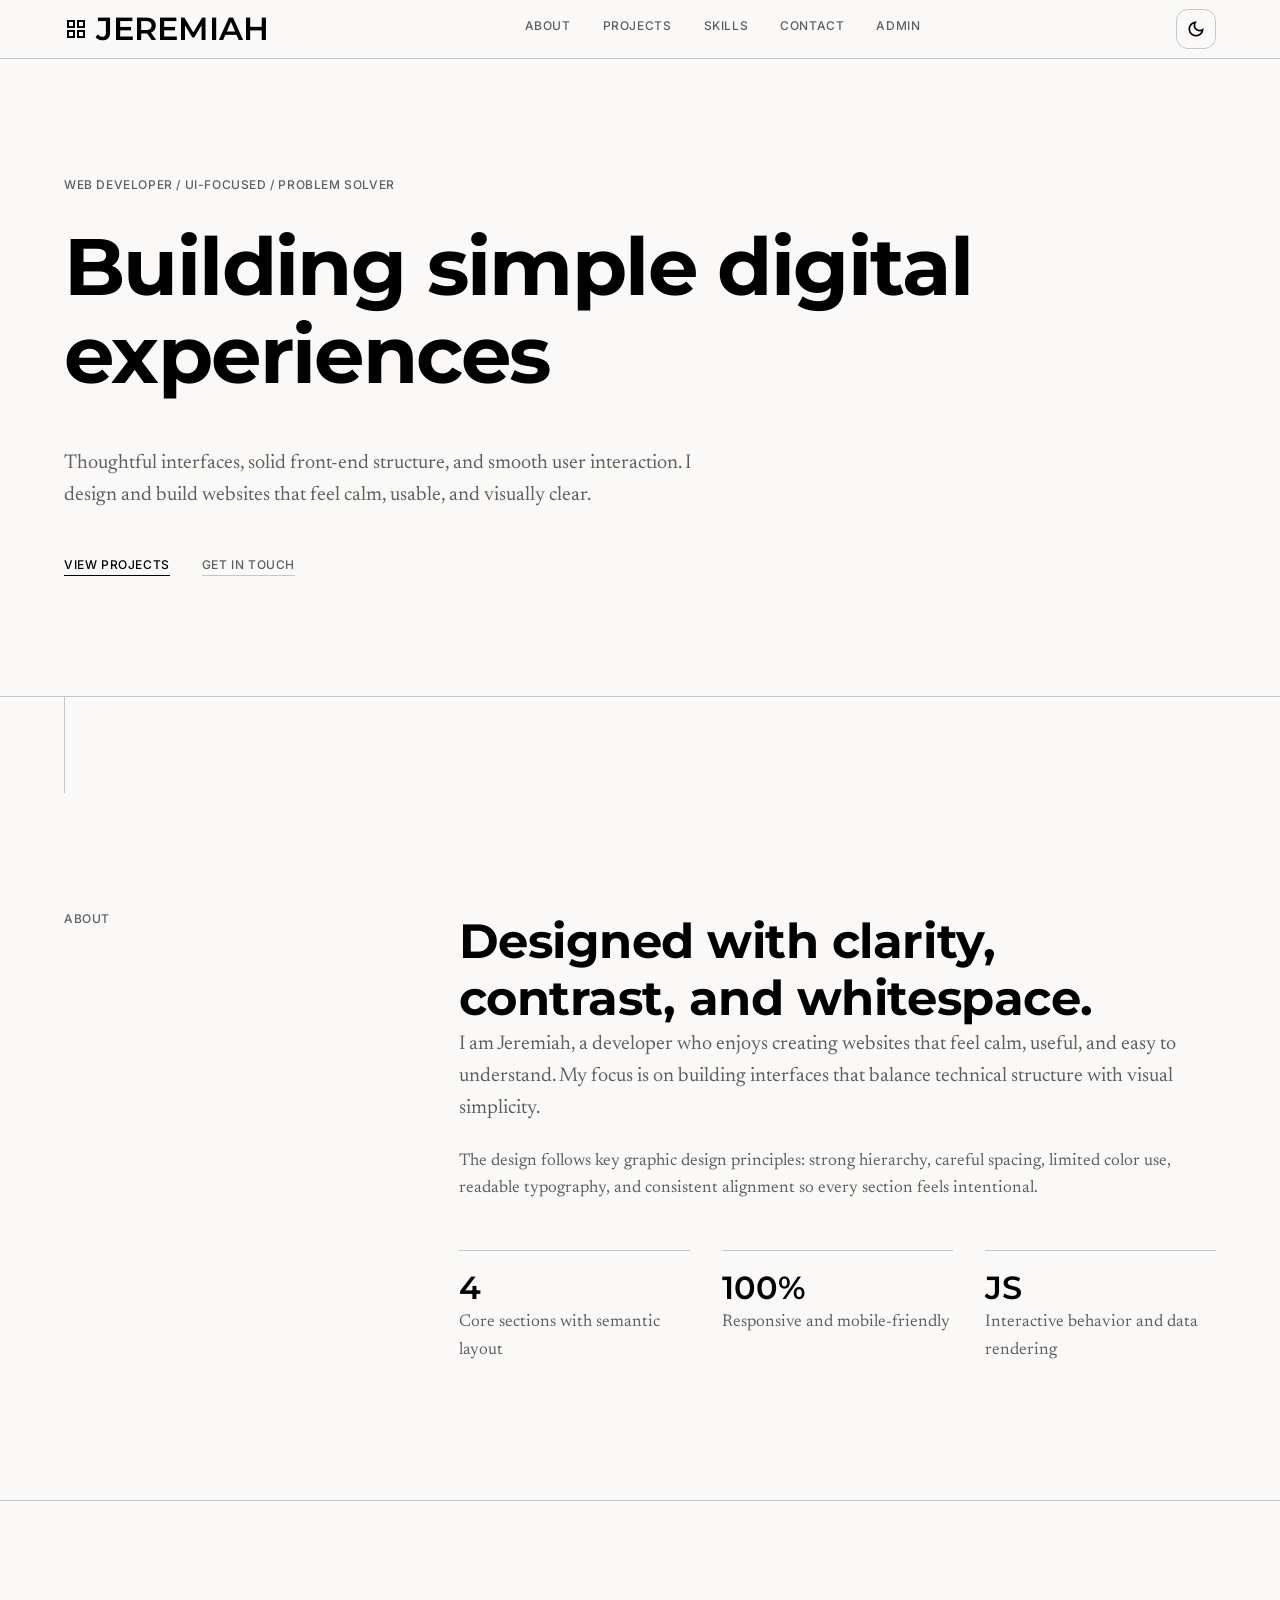
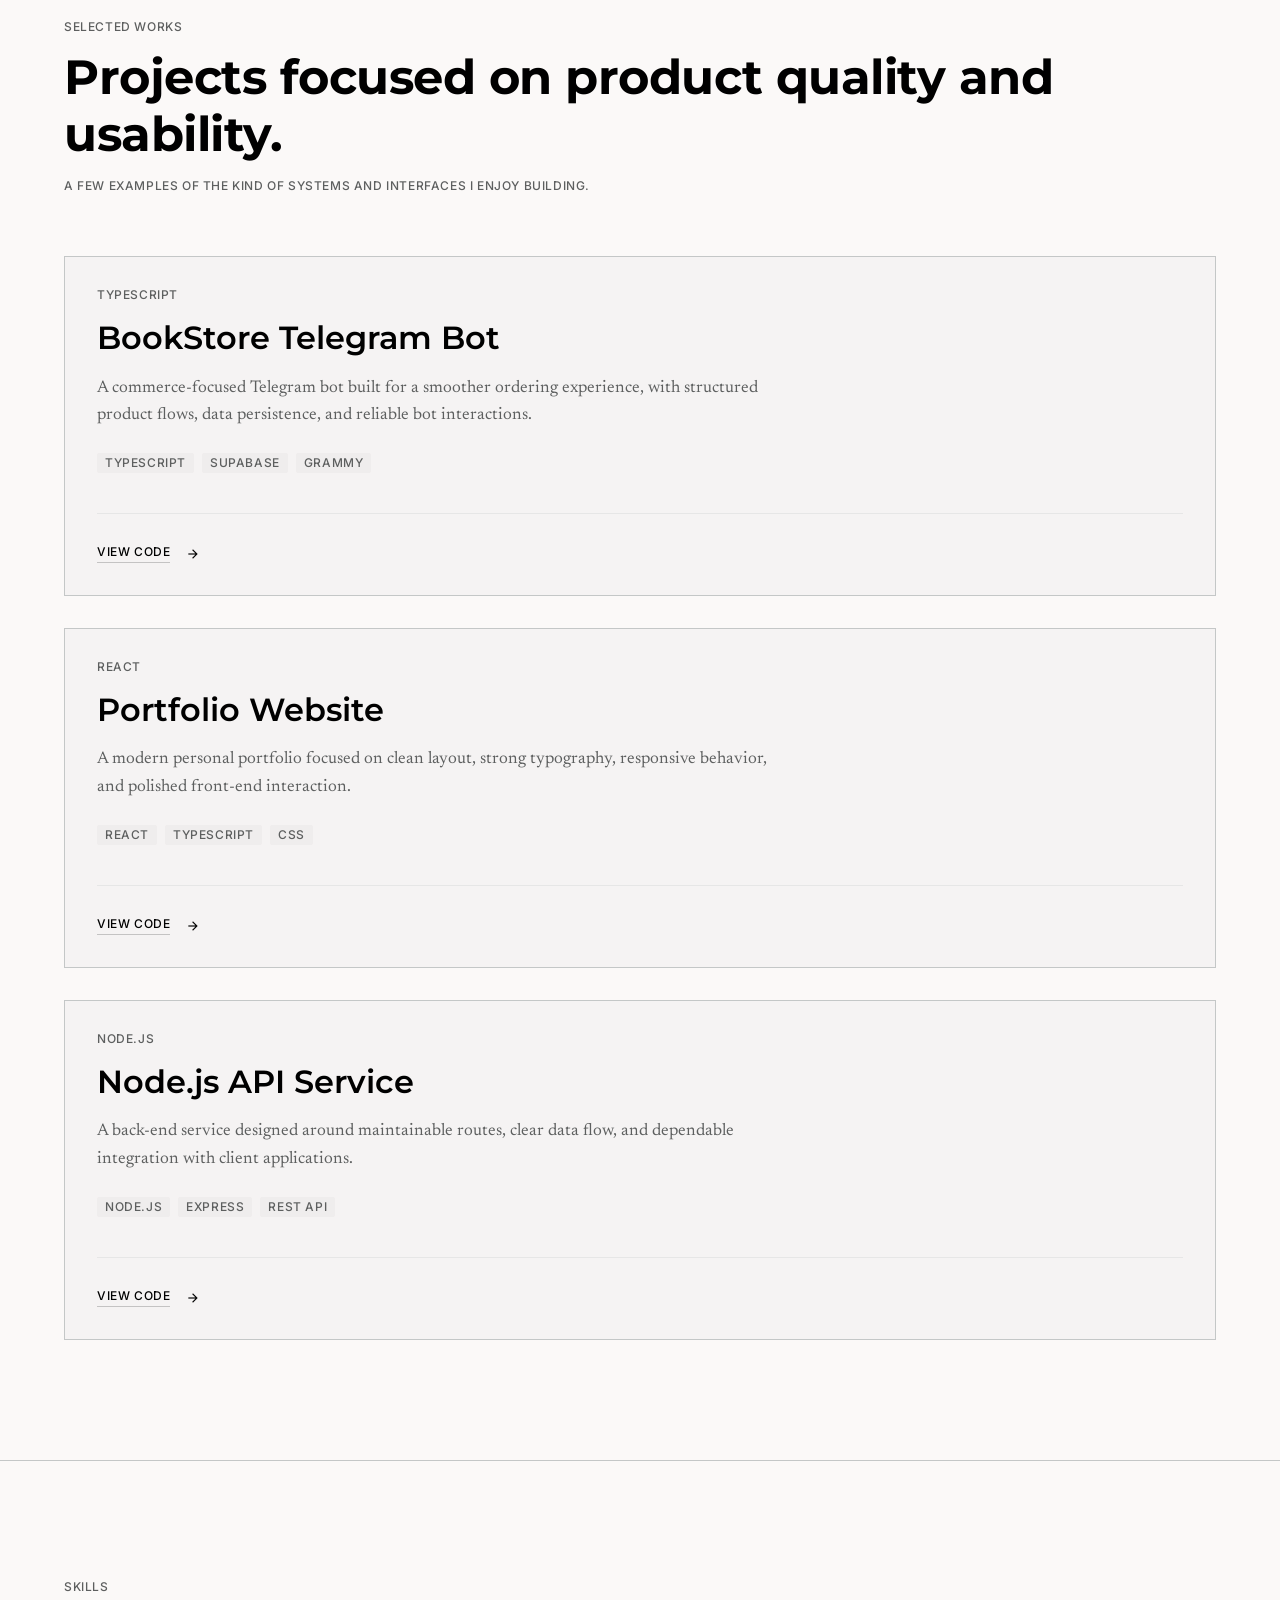
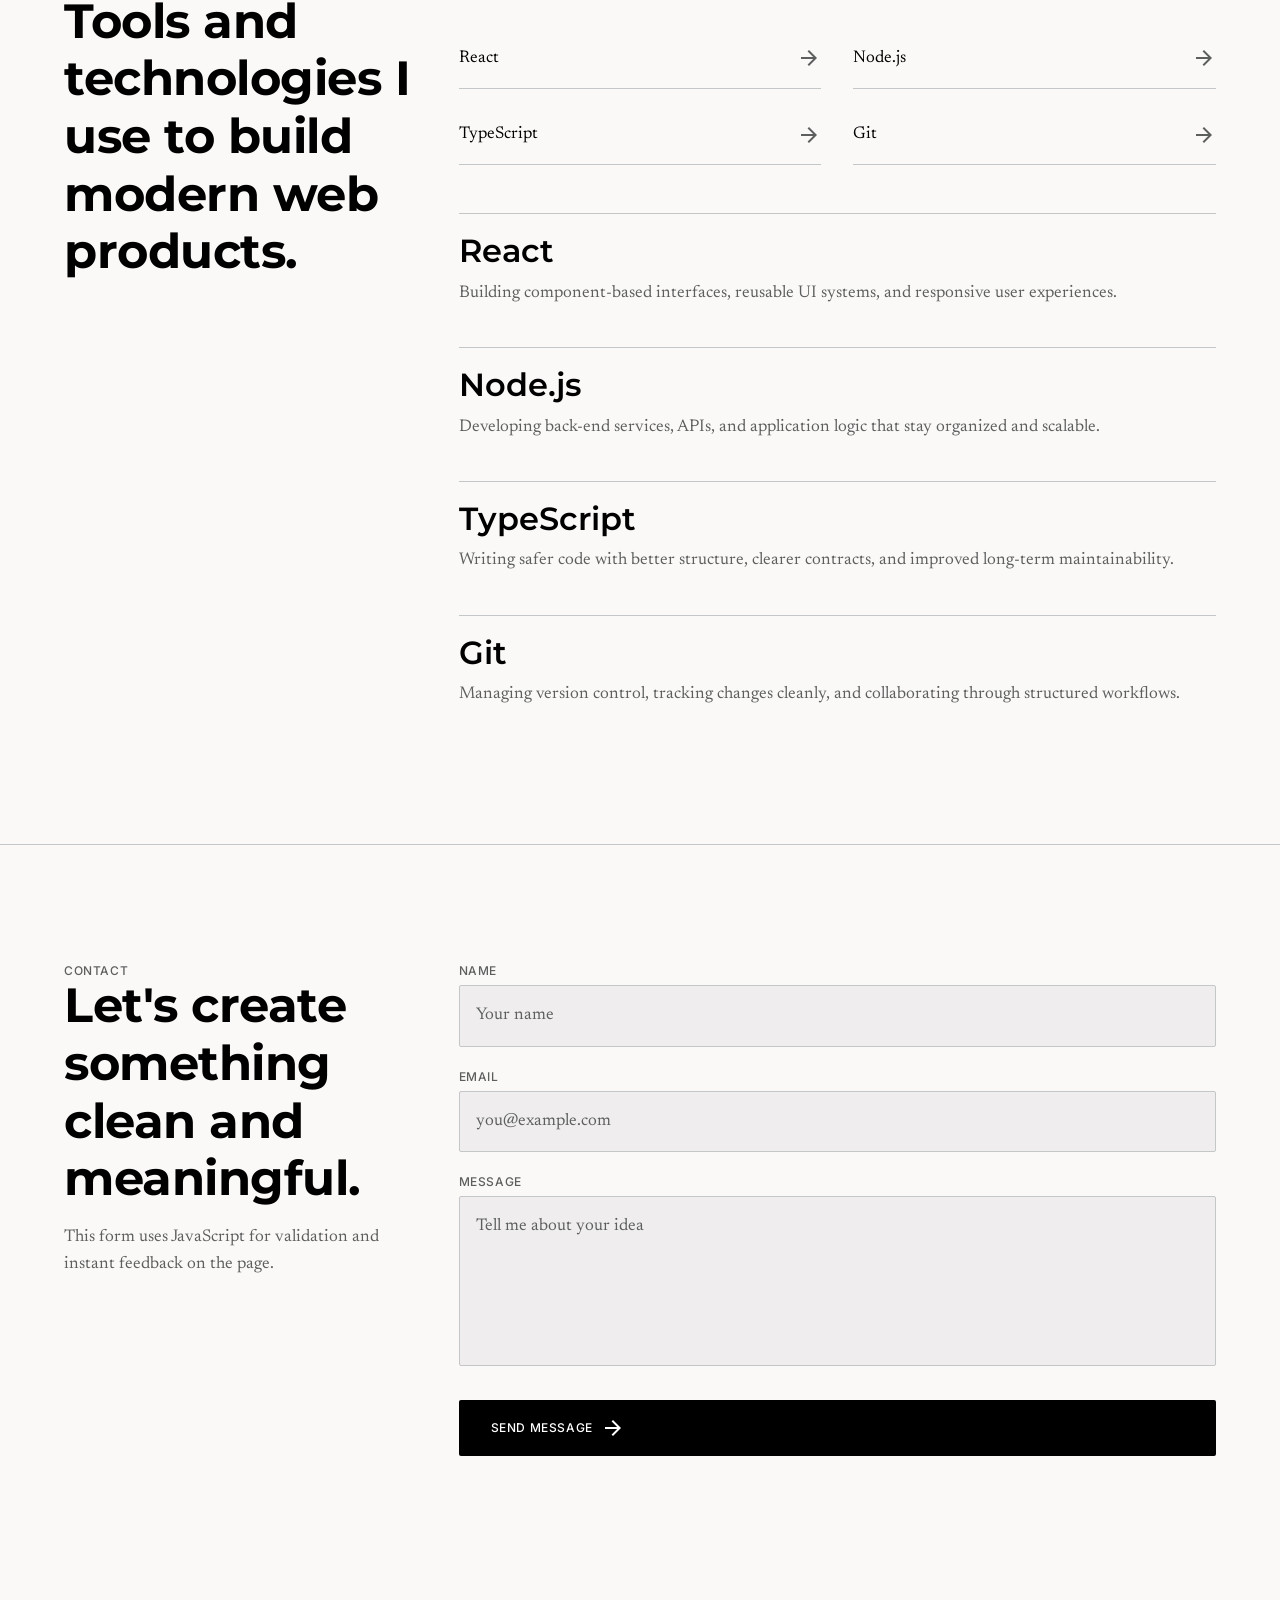
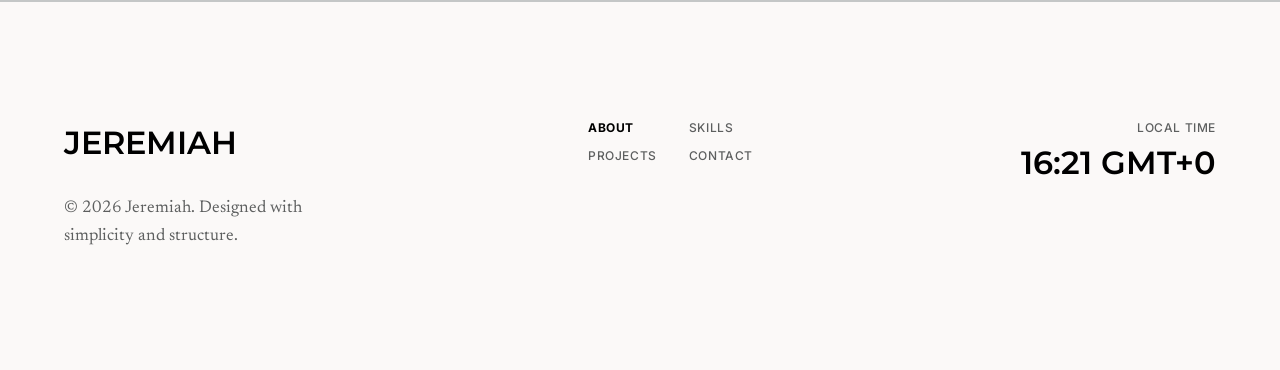
<file: index.html>
<!DOCTYPE html>
<html class="light" lang="en">
<head>
  <meta charset="UTF-8">
  <meta name="viewport" content="width=device-width, initial-scale=1.0, viewport-fit=cover">
  <meta name="description" content="Modern portfolio website for Jeremiah, focused on web development, UI design, and clean digital experiences.">
  <title>Jeremiah | Portfolio Website</title>
  <link href="https://fonts.googleapis.com/css2?family=Montserrat:wght@400;600;700&family=Newsreader:ital,wght@0,400;1,400&family=Inter:wght@500&family=Material+Symbols+Outlined:wght,FILL@100..700,0..1&display=swap" rel="stylesheet">
  <link href="https://fonts.googleapis.com/css2?family=Material+Symbols+Outlined:wght,FILL@100..700,0..1&display=swap" rel="stylesheet">
  <link rel="stylesheet" href="style.css">
</head>
<body>
  <!-- TopAppBar -->
  <header class="header">
    <div class="header-container">
      <div class="header-logo">
        <span class="material-symbols-outlined" data-icon="grid_view">grid_view</span>
        <span class="logo-text">JEREMIAH</span>
      </div>
      <nav class="nav" id="mainNav">
        <a class="nav-link nav-link-active" href="#about">About</a>
        <a class="nav-link" href="#projects">Projects</a>
        <a class="nav-link" href="#skills">Skills</a>
        <a class="nav-link" href="#contact">Contact</a>
        <a class="nav-link" href="#admin">Admin</a>
      </nav>
      <div class="header-actions">
        <button id="themeToggle" class="icon-button" type="button" aria-label="Switch color theme" aria-pressed="false">
          <span class="material-symbols-outlined" id="themeIcon">dark_mode</span>
        </button>
        <button id="mobileMenuToggle" class="icon-button mobile-menu-toggle" type="button" aria-label="Toggle navigation menu" aria-expanded="false">
          <span class="material-symbols-outlined" id="menuIcon">menu</span>
        </button>
      </div>
    </div>
    <!-- Mobile Menu -->
    <div id="mobileMenu" class="mobile-menu hidden">
      <nav class="mobile-nav">
        <a class="mobile-nav-link" href="#about">About</a>
        <a class="mobile-nav-link" href="#projects">Projects</a>
        <a class="mobile-nav-link" href="#skills">Skills</a>
        <a class="mobile-nav-link" href="#contact">Contact</a>
        <a class="mobile-nav-link" href="#admin">Admin</a>
      </nav>
    </div>
  </header>

  <main id="top">
    <!-- Hero Section -->
    <section class="section hero">
      <div class="hero-content reveal">
        <p class="label">Web developer / UI-focused / Problem solver</p>
        <h1 class="display-xl">
          Building simple digital experiences
        </h1>
        <p class="body-lg italic">
          Thoughtful interfaces, solid front-end structure, and smooth user interaction. I design and build websites that feel calm, usable, and visually clear.
        </p>
        <div class="hero-links">
          <a href="#projects" class="link-primary">View projects</a>
          <a href="#contact" class="link-secondary">Get in touch</a>
        </div>
      </div>
    </section>

    <!-- Grid Line Architecture -->
    <div class="container">
      <div class="grid-line"></div>
    </div>

    <!-- About Section -->
    <section id="about" class="section">
      <div class="grid-12">
        <div class="col-4 reveal">
          <p class="label">About</p>
        </div>
        <div class="col-8 reveal">
          <h2 class="headline-lg">
            Designed with clarity, contrast, and whitespace.
          </h2>
          <p class="body-lg italic mb-6">
            I am Jeremiah, a developer who enjoys creating websites that feel calm, useful, and easy to understand. My focus is on building interfaces that balance technical structure with visual simplicity.
          </p>
          <p class="body-md">
            The design follows key graphic design principles: strong hierarchy, careful spacing, limited color use, readable typography, and consistent alignment so every section feels intentional.
          </p>
          <div class="stats-grid">
            <article class="stat-item">
              <strong class="headline-md">4</strong>
              <span class="body-md">Core sections with semantic layout</span>
            </article>
            <article class="stat-item">
              <strong class="headline-md">100%</strong>
              <span class="body-md">Responsive and mobile-friendly</span>
            </article>
            <article class="stat-item">
              <strong class="headline-md">JS</strong>
              <span class="body-md">Interactive behavior and data rendering</span>
            </article>
          </div>
        </div>
      </div>
    </section>

    <!-- Featured Works Section -->
    <section id="projects" class="section">
      <div class="section-header reveal">
        <div>
          <p class="label">Selected Works</p>
          <h2 class="headline-lg">Projects focused on product quality and usability.</h2>
        </div>
        <span class="label subtitle">A few examples of the kind of systems and interfaces I enjoy building.</span>
      </div>
      <div id="projectGrid" class="project-grid reveal" aria-live="polite">
        <article class="project-card">
          <div class="project-content">
            <span class="project-category">Loading...</span>
            <h3 class="headline-md">Loading projects...</h3>
          </div>
        </article>
      </div>
    </section>

    <!-- Skills Section -->
    <section id="skills" class="section">
      <div class="grid-12">
        <div class="col-4 reveal">
          <p class="label">Skills</p>
          <h2 class="headline-lg">
            Tools and technologies I use to build modern web products.
          </h2>
        </div>
        <div class="col-8 reveal">
          <div class="skills-list-grid">
            <ul class="skills-list">
              <li class="skill-item">
                React
                <span class="material-symbols-outlined" data-icon="arrow_forward">arrow_forward</span>
              </li>
              <li class="skill-item">
                TypeScript
                <span class="material-symbols-outlined" data-icon="arrow_forward">arrow_forward</span>
              </li>
            </ul>
            <ul class="skills-list">
              <li class="skill-item">
                Node.js
                <span class="material-symbols-outlined" data-icon="arrow_forward">arrow_forward</span>
              </li>
              <li class="skill-item">
                Git
                <span class="material-symbols-outlined" data-icon="arrow_forward">arrow_forward</span>
              </li>
            </ul>
          </div>
          <div class="skills-detail">
            <article class="skill-detail-item reveal">
              <h3 class="headline-md">React</h3>
              <p class="body-md">Building component-based interfaces, reusable UI systems, and responsive user experiences.</p>
            </article>
            <article class="skill-detail-item reveal">
              <h3 class="headline-md">Node.js</h3>
              <p class="body-md">Developing back-end services, APIs, and application logic that stay organized and scalable.</p>
            </article>
            <article class="skill-detail-item reveal">
              <h3 class="headline-md">TypeScript</h3>
              <p class="body-md">Writing safer code with better structure, clearer contracts, and improved long-term maintainability.</p>
            </article>
            <article class="skill-detail-item reveal">
              <h3 class="headline-md">Git</h3>
              <p class="body-md">Managing version control, tracking changes cleanly, and collaborating through structured workflows.</p>
            </article>
          </div>
        </div>
      </div>
    </section>

    <!-- Contact Section -->
    <section id="contact" class="section">
      <div class="grid-12">
        <div class="col-4 reveal">
          <p class="label">Contact</p>
          <h2 class="headline-lg mb-4">
            Let's create something clean and meaningful.
          </h2>
          <p class="body-md">
            This form uses JavaScript for validation and instant feedback on the page.
          </p>
        </div>
        <div class="col-8 reveal">
          <form id="contactForm" class="contact-form" novalidate>
            <div>
              <label for="name" class="form-label">Name</label>
              <input id="name" name="name" type="text" placeholder="Your name" class="form-input">
            </div>
            <div>
              <label for="email" class="form-label">Email</label>
              <input id="email" name="email" type="email" placeholder="you@example.com" class="form-input">
            </div>
            <div>
              <label for="message" class="form-label">Message</label>
              <textarea id="message" name="message" rows="5" placeholder="Tell me about your idea" class="form-textarea"></textarea>
            </div>
            <button type="submit" class="btn-primary">
              Send message
              <span class="material-symbols-outlined">arrow_forward</span>
            </button>
            <p id="formMessage" class="form-message" aria-live="polite"></p>
          </form>
        </div>
      </div>
    </section>
    <!-- Admin Section -->
    <section id="admin" class="section hidden">
      <div class="admin-header">
        <h1 class="headline-lg">Project Management</h1>
        <button id="addProjectBtn" class="btn-primary">
          <span class="material-symbols-outlined">add</span>
          Add New Project
        </button>
      </div>
      <div id="projectList" class="project-list">
        <!-- Projects will be rendered here -->
      </div>
    </section>
  </main>

  <!-- Admin Modals -->
  <div id="projectModal" class="modal hidden">
    <div class="modal-overlay" id="modalOverlay"></div>
    <div class="modal-content">
      <div class="modal-header">
        <h2 id="modalTitle" class="headline-md">Add New Project</h2>
        <button id="closeModal" class="icon-button">
          <span class="material-symbols-outlined">close</span>
        </button>
      </div>
      <form id="projectForm" class="project-form">
        <input type="hidden" id="projectId">
        <div>
          <label for="title" class="form-label">Project Title</label>
          <input id="title" name="title" type="text" placeholder="Enter project title" class="form-input" required>
        </div>
        <div>
          <label for="description" class="form-label">Description</label>
          <textarea id="description" name="description" rows="4" placeholder="Enter project description" class="form-textarea" required></textarea>
        </div>
        <div>
          <label for="stack" class="form-label">Technologies (comma-separated)</label>
          <input id="stack" name="stack" type="text" placeholder="React, TypeScript, CSS" class="form-input" required>
        </div>
        <div>
          <label for="github" class="form-label">GitHub Repository URL</label>
          <input id="github" name="github" type="url" placeholder="https://github.com/username/repository" class="form-input">
        </div>
        <div class="form-actions">
          <button type="button" id="cancelBtn" class="btn-secondary">Cancel</button>
          <button type="submit" class="btn-primary">Save Project</button>
        </div>
      </form>
    </div>
  </div>

  <div id="deleteModal" class="modal hidden">
    <div class="modal-overlay" id="deleteModalOverlay"></div>
    <div class="modal-content modal-small">
      <div class="modal-header">
        <h2 class="headline-md">Delete Project</h2>
        <button id="closeDeleteModal" class="icon-button">
          <span class="material-symbols-outlined">close</span>
        </button>
      </div>
      <div class="modal-body">
        <p class="body-md">Are you sure you want to delete this project? This action cannot be undone.</p>
      </div>
      <div class="form-actions">
        <button type="button" id="cancelDeleteBtn" class="btn-secondary">Cancel</button>
        <button type="button" id="confirmDeleteBtn" class="btn-primary btn-danger">Delete</button>
      </div>
    </div>
  </div>

  <!-- Footer -->
  <footer class="footer">
    <div class="footer-content">
      <div class="footer-brand">
        <span class="logo-text">JEREMIAH</span>
        <p class="body-md">&copy; <span id="year"></span> Jeremiah. Designed with simplicity and structure.</p>
      </div>
      <div class="footer-links">
        <div class="footer-links-column">
          <a class="footer-link footer-link-bold" href="#about">About</a>
          <a class="footer-link" href="#projects">Projects</a>
        </div>
        <div class="footer-links-column">
          <a class="footer-link" href="#skills">Skills</a>
          <a class="footer-link" href="#contact">Contact</a>
        </div>
      </div>
      <div class="footer-time">
        <p class="label">Local Time</p>
        <p class="headline-md" id="localTime">--:--</p>
      </div>
    </div>
  </footer>

  <!-- Back to top button -->
  <button id="backToTopBtn" class="back-to-top" type="button" aria-label="Back to top">
    <span class="material-symbols-outlined">arrow_upward</span>
  </button>

  <script src="script.js"></script>
</body>
</html>
</file>
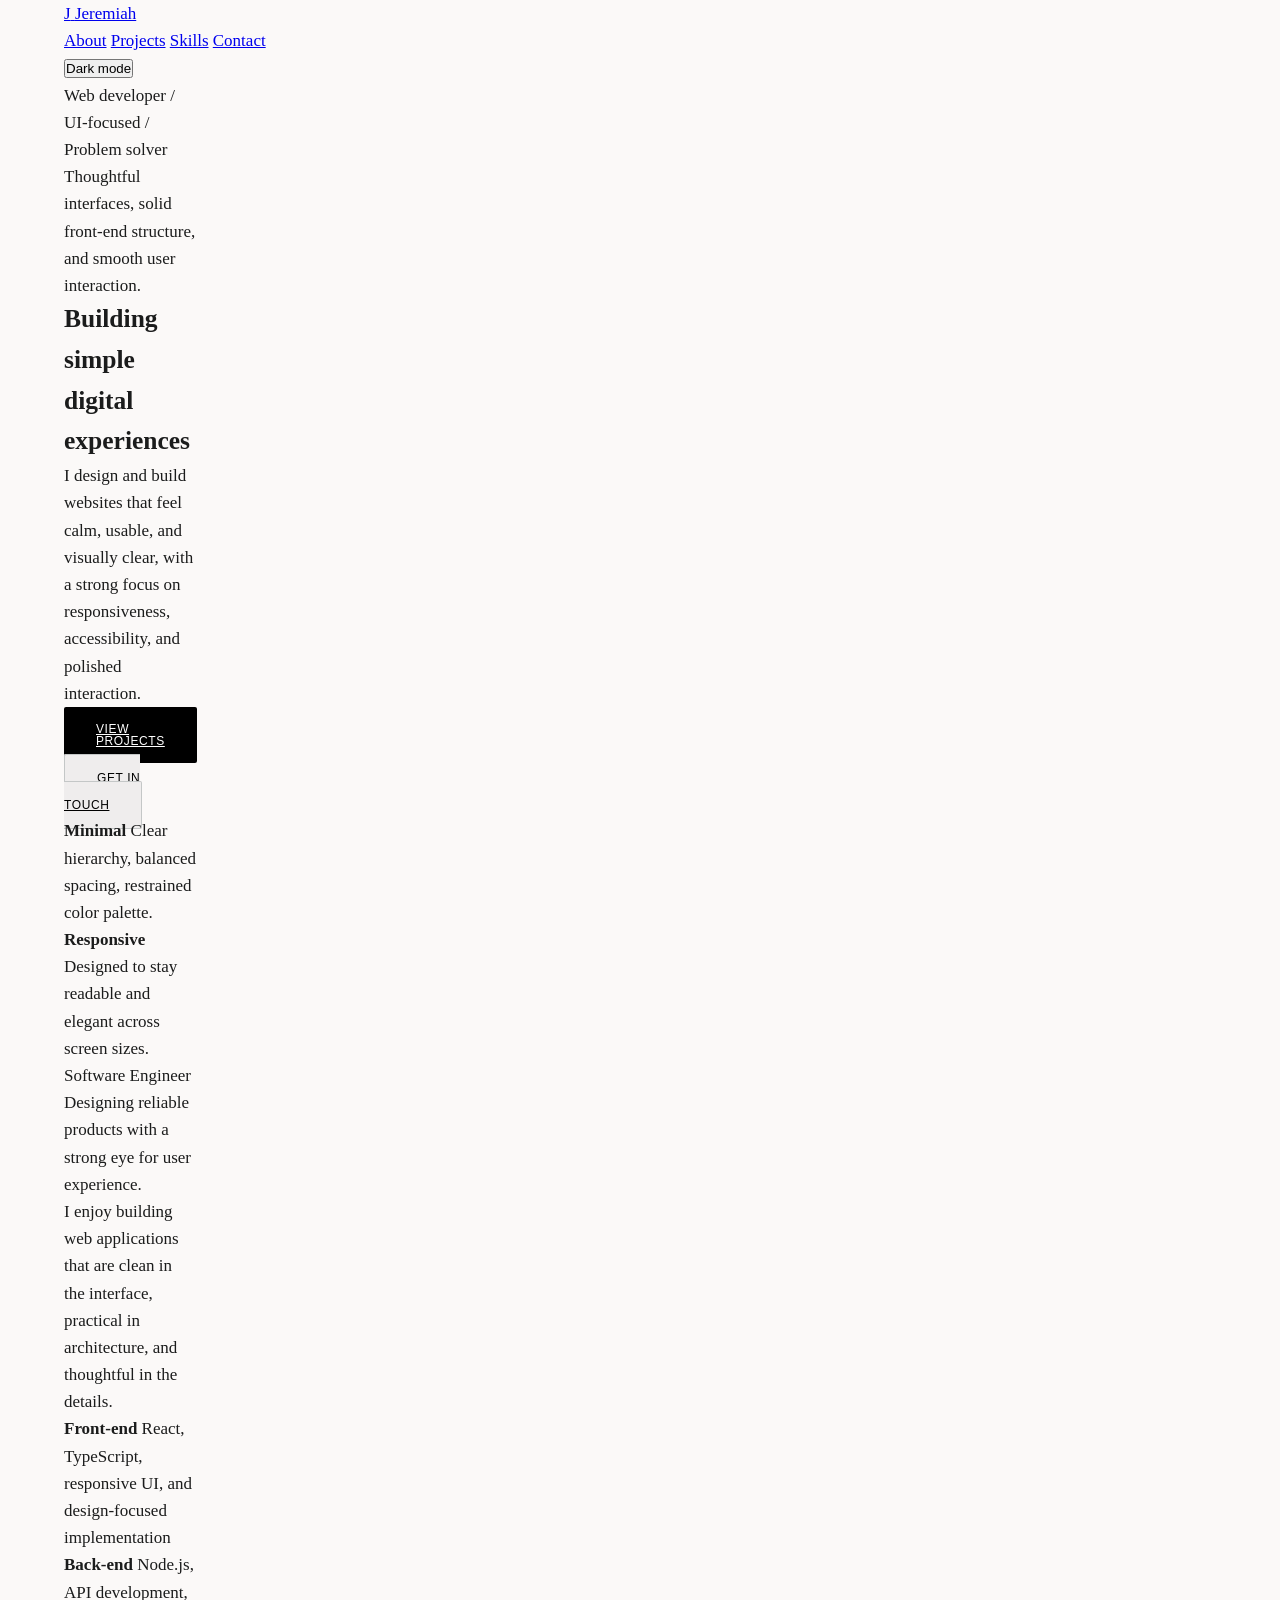
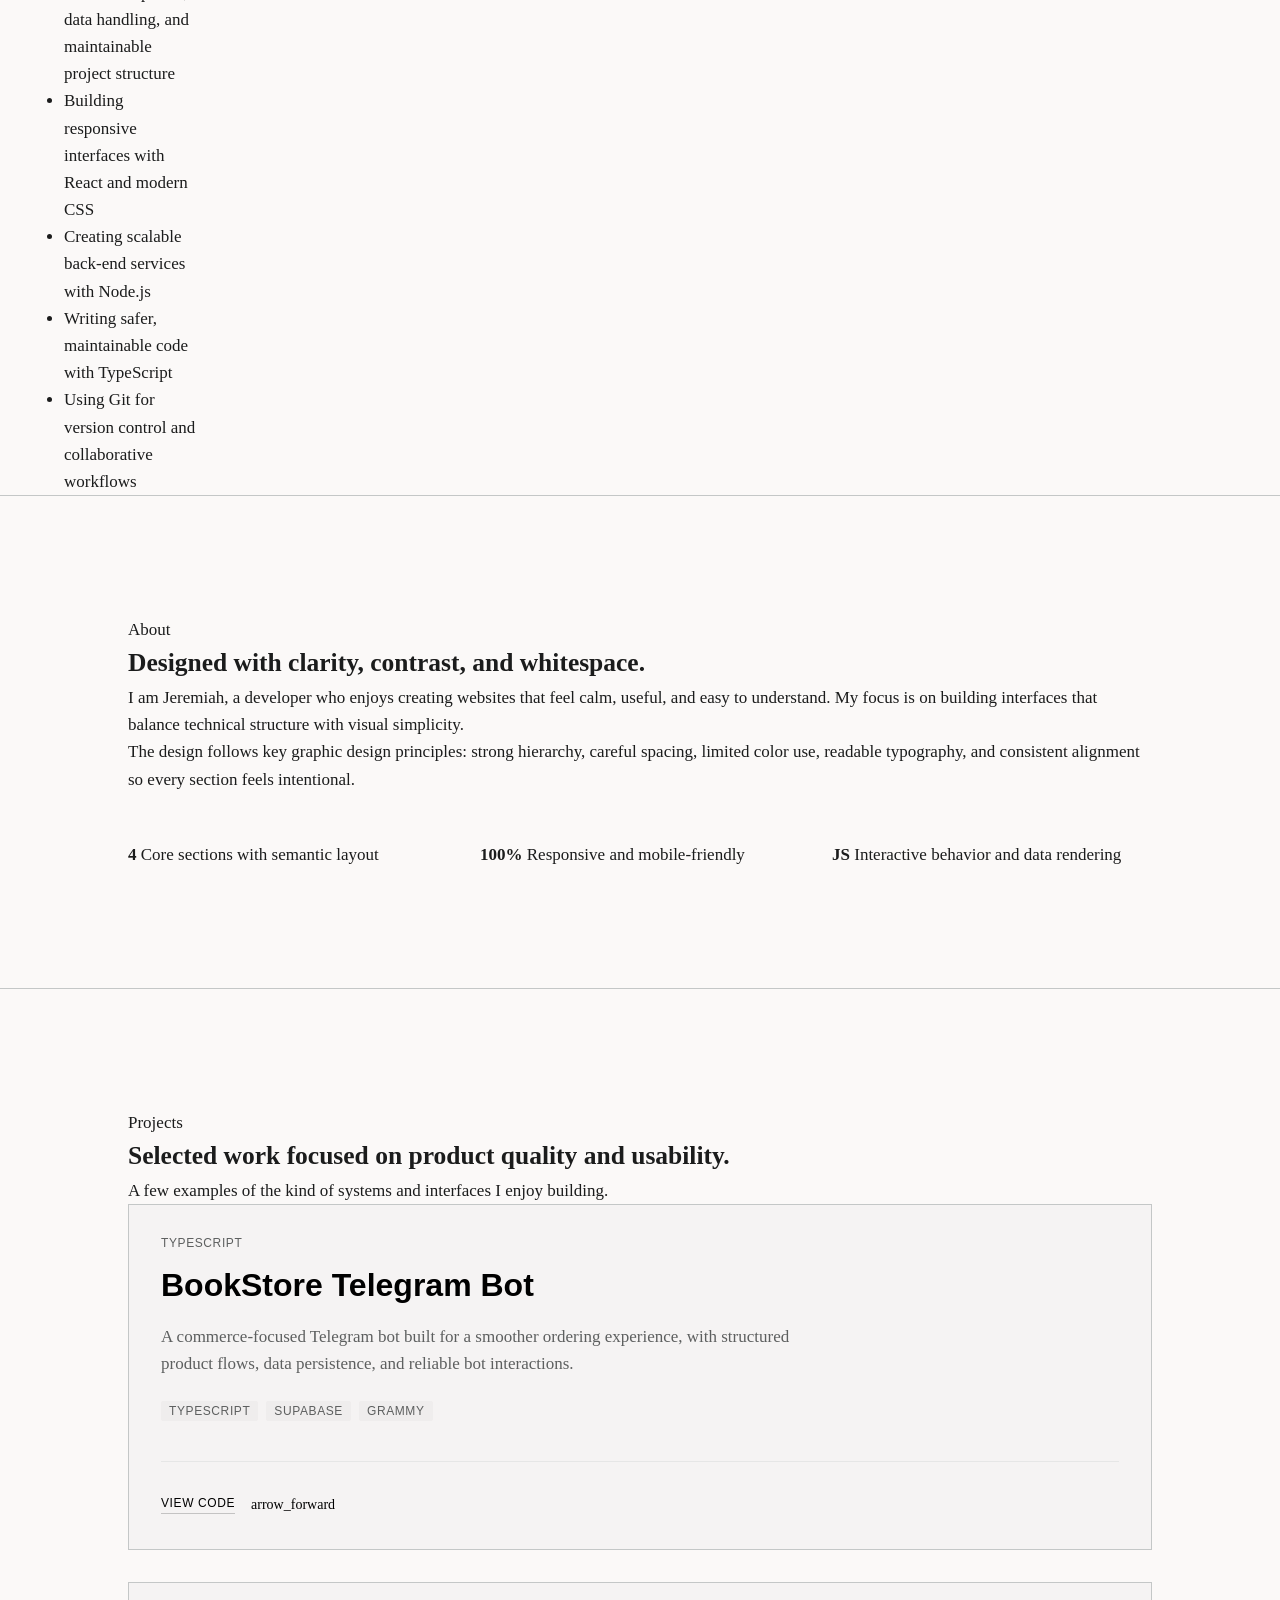
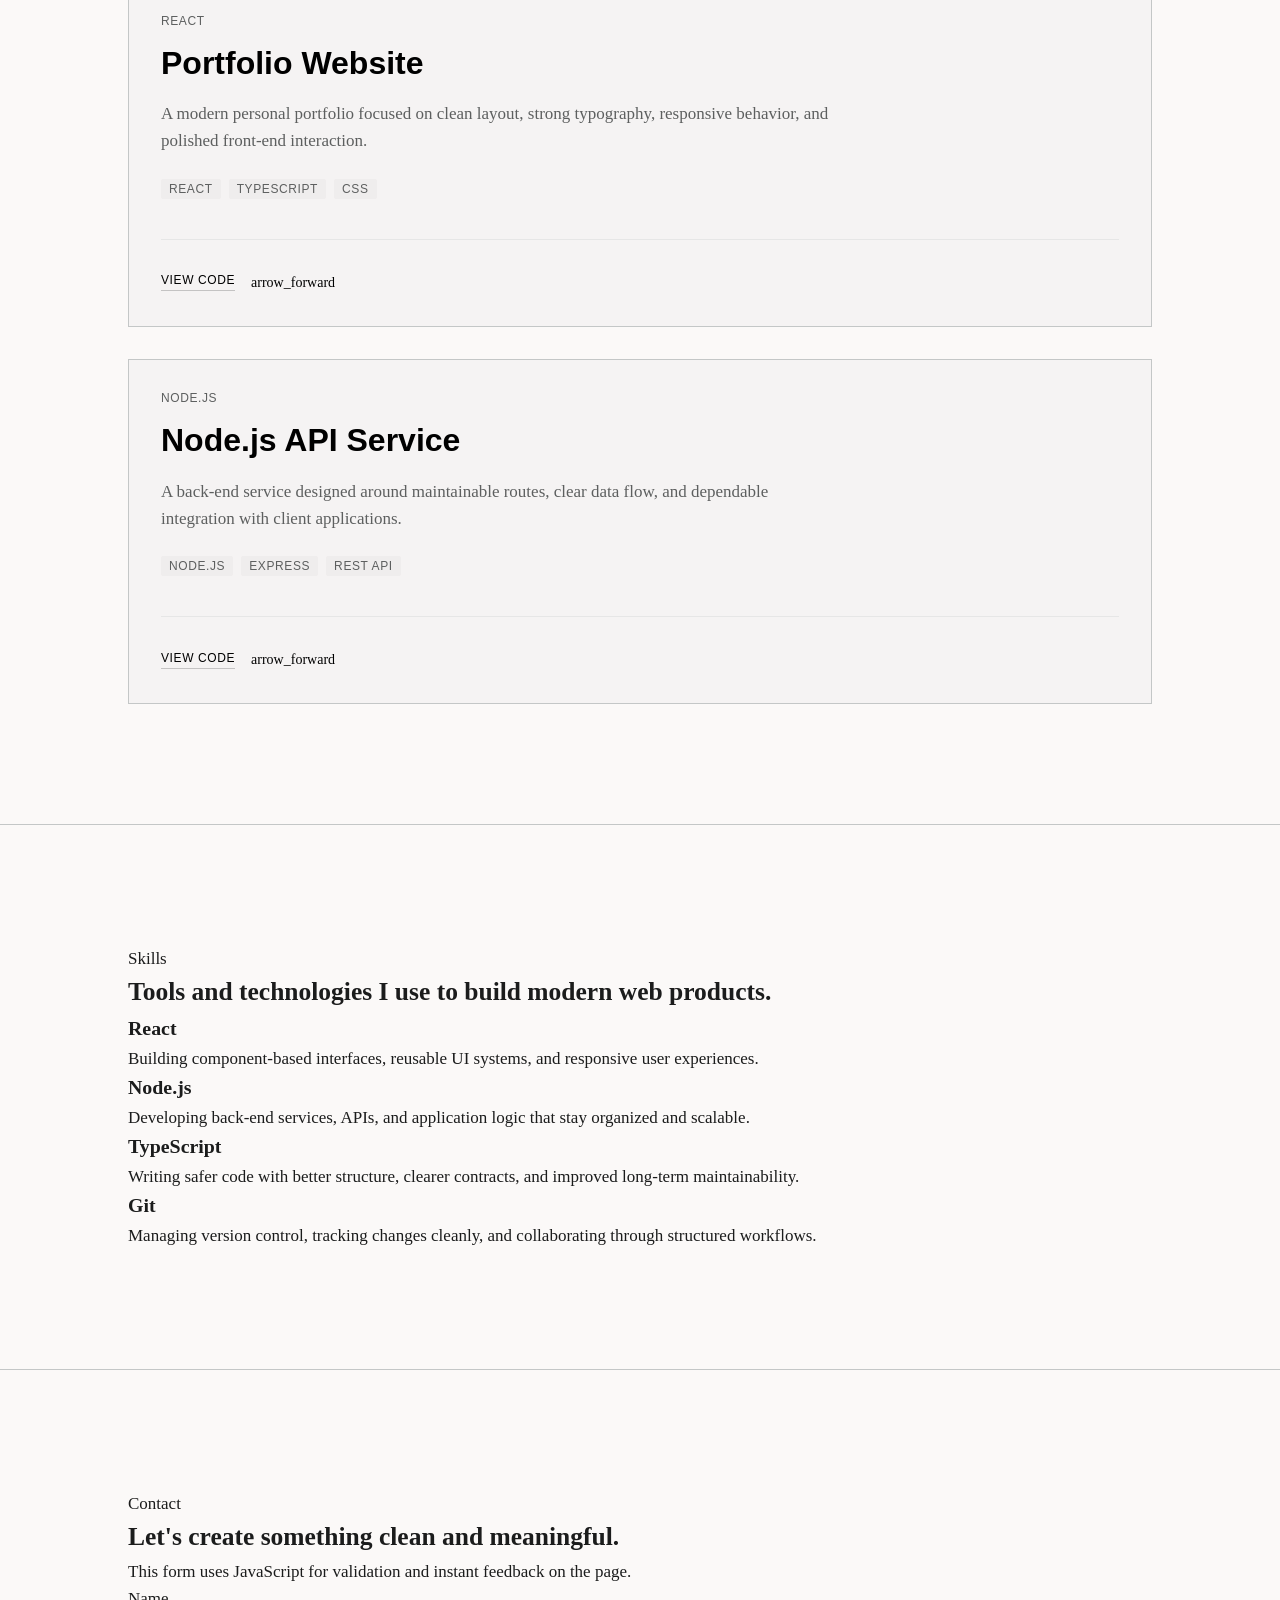
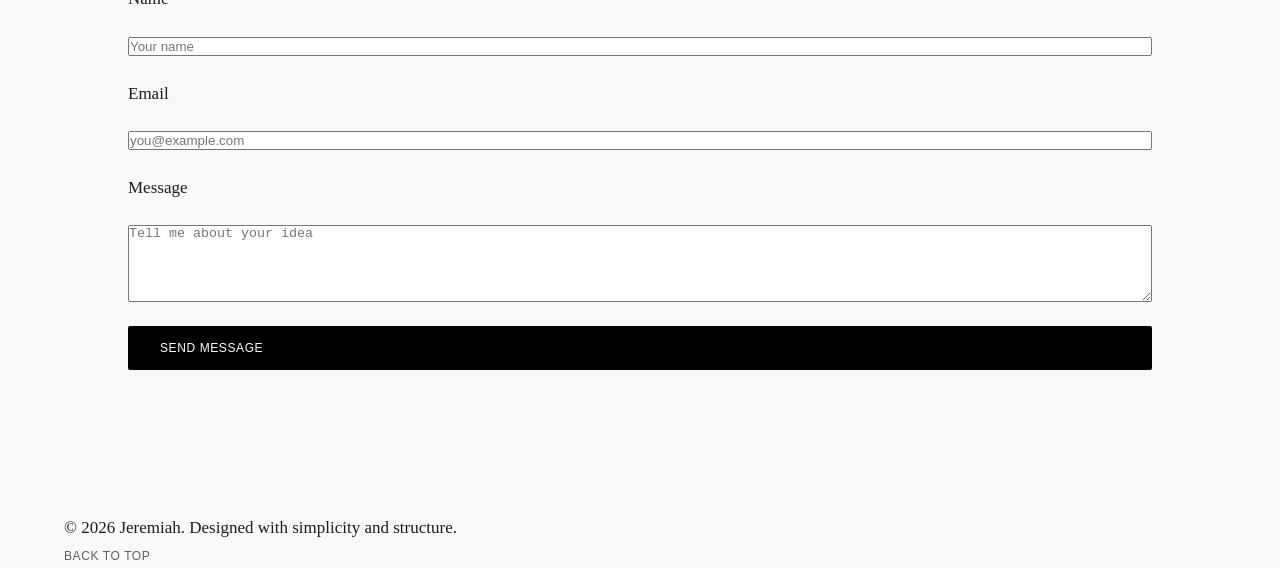
<file: html.html>
<!DOCTYPE html>
<html lang="en">
<head>
  <meta charset="UTF-8">
  <meta name="viewport" content="width=device-width, initial-scale=1.0, viewport-fit=cover">
  <meta name="description" content="Modern portfolio website for Jeremiah, focused on web development, UI design, and clean digital experiences.">
  <title>Jeremiah | Portfolio Website</title>
  <script>
    (function () {
      const savedTheme = localStorage.getItem("theme");
      const systemPrefersDark = window.matchMedia("(prefers-color-scheme: dark)").matches;
      const theme = savedTheme || (systemPrefersDark ? "dark" : "light");
      document.documentElement.setAttribute("data-theme", theme);
    })();
  </script>
  <link rel="preconnect" href="https://fonts.googleapis.com">
  <link rel="preconnect" href="https://fonts.gstatic.com" crossorigin>
  <link href="https://fonts.googleapis.com/css2?family=DM+Sans:wght@400;500;700&family=Fraunces:wght@600;700&display=swap" rel="stylesheet">
  <link rel="stylesheet" href="style.css">
</head>
<body>
  <header class="site-header">
    <div class="container header-inner">
      <a href="#top" class="brand" aria-label="Jeremiah home">
        <span class="brand-mark">J</span>
        <span class="brand-text">Jeremiah</span>
      </a>

      <div class="header-controls">
        <nav class="main-nav" aria-label="Primary navigation">
          <a href="#about">About</a>
          <a href="#projects">Projects</a>
          <a href="#skills">Skills</a>
          <a href="#contact">Contact</a>
        </nav>

        <button id="themeToggle" class="theme-toggle" type="button" aria-label="Switch color theme" aria-pressed="false">
          <span class="theme-toggle-icon" aria-hidden="true"></span>
          <span id="themeToggleLabel">Dark mode</span>
        </button>
      </div>
    </div>
  </header>

  <main id="top">
    <section class="hero">
      <div class="container hero-layout">
        <div class="hero-copy reveal">
          <p class="eyebrow">Web developer / UI-focused / Problem solver</p>
          <p class="hero-kicker">Thoughtful interfaces, solid front-end structure, and smooth user interaction.</p>
          <h1>Building simple digital experiences</h1>
          <p class="hero-summary">
            I design and build websites that feel calm, usable, and visually clear,
            with a strong focus on responsiveness, accessibility, and polished interaction.
          </p>

          <div class="hero-actions">
            <a href="#projects" class="btn btn-primary">View projects</a>
            <a href="#contact" class="btn btn-secondary">Get in touch</a>
          </div>

          <div class="hero-meta" aria-label="Hero summary highlights">
            <article class="hero-meta-card">
              <strong>Minimal</strong>
              <span>Clear hierarchy, balanced spacing, restrained color palette.</span>
            </article>
            <article class="hero-meta-card">
              <strong>Responsive</strong>
              <span>Designed to stay readable and elegant across screen sizes.</span>
            </article>
          </div>
        </div>

        <aside class="hero-panel reveal" aria-label="Portfolio highlights">
          <p class="panel-label">Software Engineer</p>

          <div class="hero-panel-top">
            <p class="hero-panel-title">Designing reliable products with a strong eye for user experience.</p>
            <p class="hero-panel-text">
              I enjoy building web applications that are clean in the interface, practical in architecture, and thoughtful in the details.
            </p>
          </div>

          <div class="hero-metrics" aria-label="Hero metrics">
            <article class="metric-card">
              <strong>Front-end</strong>
              <span>React, TypeScript, responsive UI, and design-focused implementation</span>
            </article>
            <article class="metric-card">
              <strong>Back-end</strong>
              <span>Node.js, API development, data handling, and maintainable project structure</span>
            </article>
          </div>

          <ul class="feature-list">
            <li>Building responsive interfaces with React and modern CSS</li>
            <li>Creating scalable back-end services with Node.js</li>
            <li>Writing safer, maintainable code with TypeScript</li>
            <li>Using Git for version control and collaborative workflows</li>
          </ul>
        </aside>
      </div>
    </section>

    <section id="about" class="section">
      <div class="container split-layout">
        <div class="section-heading reveal">
          <p class="eyebrow">About</p>
          <h2>Designed with clarity, contrast, and whitespace.</h2>
        </div>

        <div class="about-content reveal">
          <p>
            I am Jeremiah, a developer who enjoys creating websites that feel calm, useful, and easy to understand.
            My focus is on building interfaces that balance technical structure with visual simplicity.
          </p>
          <p>
            The design follows key graphic design principles: strong hierarchy, careful spacing, limited color use,
            readable typography, and consistent alignment so every section feels intentional.
          </p>

          <div class="stats-grid" aria-label="Quick facts">
            <article class="stat-card">
              <strong>4</strong>
              <span>Core sections with semantic layout</span>
            </article>
            <article class="stat-card">
              <strong>100%</strong>
              <span>Responsive and mobile-friendly</span>
            </article>
            <article class="stat-card">
              <strong>JS</strong>
              <span>Interactive behavior and data rendering</span>
            </article>
          </div>
        </div>
      </div>
    </section>

    <section id="projects" class="section section-soft">
      <div class="container">
        <div class="section-heading reveal section-heading-row">
          <div>
            <p class="eyebrow">Projects</p>
            <h2>Selected work focused on product quality and usability.</h2>
          </div>
          <p class="section-note">A few examples of the kind of systems and interfaces I enjoy building.</p>
        </div>

        <div id="projectGrid" class="project-grid reveal" aria-live="polite">
          <article class="project-card loading-card">
            <p>Loading projects...</p>
          </article>
        </div>
      </div>
    </section>

    <section id="skills" class="section">
      <div class="container">
        <div class="section-heading reveal">
          <p class="eyebrow">Skills</p>
          <h2>Tools and technologies I use to build modern web products.</h2>
        </div>

        <div class="skills-layout">
          <article class="skill-panel reveal">
            <h3>React</h3>
            <p>Building component-based interfaces, reusable UI systems, and responsive user experiences.</p>
          </article>
          <article class="skill-panel reveal">
            <h3>Node.js</h3>
            <p>Developing back-end services, APIs, and application logic that stay organized and scalable.</p>
          </article>
          <article class="skill-panel reveal">
            <h3>TypeScript</h3>
            <p>Writing safer code with better structure, clearer contracts, and improved long-term maintainability.</p>
          </article>
          <article class="skill-panel reveal">
            <h3>Git</h3>
            <p>Managing version control, tracking changes cleanly, and collaborating through structured workflows.</p>
          </article>
        </div>
      </div>
    </section>

    <section id="contact" class="section section-soft">
      <div class="container contact-layout">
        <div class="section-heading reveal">
          <p class="eyebrow">Contact</p>
          <h2>Let's create something clean and meaningful.</h2>
          <p class="section-note">
            This form uses JavaScript for validation and instant feedback on the page.
          </p>
        </div>

        <form id="contactForm" class="contact-form reveal" novalidate>
          <label for="name">Name</label>
          <input id="name" name="name" type="text" placeholder="Your name">

          <label for="email">Email</label>
          <input id="email" name="email" type="email" placeholder="you@example.com">

          <label for="message">Message</label>
          <textarea id="message" name="message" rows="5" placeholder="Tell me about your idea"></textarea>

          <button type="submit" class="btn btn-primary">Send message</button>
          <p id="formMessage" class="form-message" aria-live="polite"></p>
        </form>
      </div>
    </section>
  </main>

  <footer class="site-footer">
    <div class="container footer-inner">
      <p>&copy; <span id="year"></span> Jeremiah. Designed with simplicity and structure.</p>
      <a href="#top" class="footer-link">Back to top</a>
    </div>
  </footer>

  <button id="backToTopBtn" class="back-to-top" type="button" aria-label="Back to top">&uarr;</button>

  <script src="script.js"></script>
</body>
</html>
</file>
<file: style.css>
/* CSS Variables - Light Theme */
:root {
  --background: #fbf9f8;
  --on-background: #1b1c1c;
  --surface: #fbf9f8;
  --surface-dim: #dbdad9;
  --surface-container: #efeded;
  --surface-container-low: #f5f3f3;
  --primary: #000000;
  --on-primary: #ffffff;
  --secondary: #5d5f5f;
  --outline-variant: #c4c7c7;
  --outline: #747878;
  --tertiary: #000000;
  --error: #ba1a1a;
  --on-error: #ffffff;
  
  /* Spacing */
  --section-gap: 120px;
  --unit: 8px;
  --gutter: 32px;
  --margin-edge: 64px;
  --container-max: 1440px;
  
  /* Border Radius */
  --radius-sm: 0.125rem;
  --radius-md: 0.25rem;
  --radius-lg: 0.5rem;
  --radius-full: 0.75rem;
}

/* Dark Theme */
html.dark {
  --background: #1b1c1c;
  --on-background: #fbf9f8;
  --surface: #1b1c1c;
  --surface-dim: #303031;
  --surface-container: #262727;
  --surface-container-low: #1f2020;
  --primary: #fbf9f8;
  --on-primary: #1b1c1c;
  --secondary: #c8c6c5;
  --outline-variant: #444748;
  --outline: #9ca0a0;
  --tertiary: #fbf9f8;
  --error: #ffb4ab;
  --on-error: #690005;
}

/* Reset */
*, *::before, *::after {
  box-sizing: border-box;
  margin: 0;
  padding: 0;
}

html {
  scroll-behavior: smooth;
}

body {
  font-family: 'Newsreader', serif;
  background-color: var(--background);
  color: var(--on-background);
  line-height: 1.6;
  font-size: 17px;
}

/* Material Symbols font setup */
.material-symbols-outlined {
  font-variation-settings: 'FILL' 0, 'wght' 400, 'GRAD' 0, 'opsz' 24;
  font-size: 24px;
}

/* Typography */
.display-xl {
  font-family: 'Montserrat', sans-serif;
  font-size: 80px;
  line-height: 1.1;
  letter-spacing: -0.02em;
  font-weight: 700;
  color: var(--primary);
}

.headline-lg {
  font-family: 'Montserrat', sans-serif;
  font-size: 48px;
  line-height: 1.2;
  letter-spacing: -0.01em;
  font-weight: 700;
  color: var(--primary);
}

.headline-md {
  font-family: 'Montserrat', sans-serif;
  font-size: 32px;
  line-height: 1.3;
  font-weight: 600;
  color: var(--primary);
}

.body-lg {
  font-family: 'Newsreader', serif;
  font-size: 20px;
  line-height: 1.6;
  font-weight: 400;
  color: var(--secondary);
}

.body-md {
  font-family: 'Newsreader', serif;
  font-size: 17px;
  line-height: 1.6;
  font-weight: 400;
  color: var(--secondary);
}

.label {
  font-family: 'Inter', sans-serif;
  font-size: 12px;
  line-height: 1;
  letter-spacing: 0.05em;
  font-weight: 500;
  text-transform: uppercase;
  color: var(--secondary);
}

.logo-text {
  font-family: 'Montserrat', sans-serif;
  font-size: 32px;
  line-height: 1.3;
  font-weight: 600;
  color: var(--primary);
}

/* Layout */
.container {
  max-width: var(--container-max);
  margin: 0 auto;
  padding: 0 var(--margin-edge);
}

.section {
  max-width: var(--container-max);
  margin: 0 auto;
  padding: var(--section-gap) var(--margin-edge);
}

.section:not(:last-of-type) {
  border-bottom: 1px solid var(--outline-variant);
}

.grid-12 {
  display: grid;
  grid-template-columns: repeat(12, 1fr);
  gap: var(--gutter);
}

.col-4 {
  grid-column: span 12;
}

.col-8 {
  grid-column: span 12;
}

@media (min-width: 768px) {
  .col-4 {
    grid-column: span 4;
  }
  .col-8 {
    grid-column: span 8;
  }
}

/* Header */
.header {
  position: sticky;
  top: 0;
  width: 100%;
  z-index: 50;
  background-color: rgba(251, 249, 248, 0.8);
  backdrop-filter: blur(12px);
  border-bottom: 1px solid var(--outline-variant);
}

html.dark .header {
  background-color: rgba(27, 28, 28, 0.8);
}

.header-container {
  display: flex;
  justify-content: space-between;
  align-items: center;
  width: 100%;
  padding: var(--unit) var(--margin-edge);
  max-width: var(--container-max);
  margin: 0 auto;
}

.header-logo {
  display: flex;
  align-items: center;
  gap: var(--unit);
}

.header-logo .material-symbols-outlined {
  color: var(--primary);
}

.nav {
  display: none;
  gap: var(--gutter);
  align-items: center;
}

@media (min-width: 768px) {
  .nav {
    display: flex;
  }
}

.nav-link {
  font-family: 'Inter', sans-serif;
  font-size: 12px;
  line-height: 1;
  letter-spacing: 0.05em;
  font-weight: 500;
  text-transform: uppercase;
  color: var(--secondary);
  text-decoration: none;
  border-bottom: 1px solid transparent;
  padding-bottom: 4px;
  transition: color 0.5s ease;
}

.nav-link:hover {
  color: var(--primary);
}

.nav-link-active {
  color: var(--primary);
  border-bottom-color: var(--primary);
}

.header-actions {
  display: flex;
  align-items: center;
  gap: var(--unit);
}

.icon-button {
  display: flex;
  align-items: center;
  justify-content: center;
  width: 40px;
  height: 40px;
  border-radius: var(--radius-full);
  border: 1px solid var(--outline-variant);
  background-color: var(--surface);
  cursor: pointer;
  transition: background-color 0.3s ease;
}

.icon-button:hover {
  background-color: var(--surface-container);
}

.icon-button .material-symbols-outlined {
  color: var(--primary);
  font-size: 20px;
}

.mobile-menu-toggle {
  display: flex;
}

@media (min-width: 768px) {
  .mobile-menu-toggle {
    display: none;
  }
}

/* Mobile Menu */
.mobile-menu {
  display: none;
  position: absolute;
  top: 100%;
  left: 0;
  right: 0;
  background-color: rgba(251, 249, 248, 0.95);
  backdrop-filter: blur(12px);
  border-bottom: 1px solid var(--outline-variant);
}

html.dark .mobile-menu {
  background-color: rgba(27, 28, 28, 0.95);
}

.mobile-menu:not(.hidden) {
  display: block;
}

.mobile-nav {
  display: flex;
  flex-direction: column;
  padding: var(--margin-edge);
  padding-top: var(--unit);
  padding-bottom: var(--unit);
  gap: var(--unit);
}

.mobile-nav-link {
  font-family: 'Inter', sans-serif;
  font-size: 12px;
  line-height: 1;
  letter-spacing: 0.05em;
  font-weight: 500;
  text-transform: uppercase;
  color: var(--secondary);
  text-decoration: none;
  padding: 8px 0;
  border-bottom: 1px solid var(--outline-variant);
  transition: color 0.5s ease;
}

.mobile-nav-link:hover {
  color: var(--primary);
}

.mobile-nav-link:last-child {
  border-bottom: none;
}

/* Hero Section */
.hero {
  display: grid;
  grid-template-columns: repeat(12, 1fr);
  gap: var(--gutter);
  border-bottom: 1px solid var(--outline-variant);
}

.hero-content {
  grid-column: span 12;
}

@media (min-width: 768px) {
  .hero-content {
    grid-column: span 10;
  }
}

.hero-content .label {
  margin-bottom: 32px;
}

.hero-content .display-xl {
  margin-bottom: 48px;
}

.hero-content .body-lg {
  max-width: 42rem;
}

.hero-links {
  display: flex;
  gap: var(--gutter);
  margin-top: 48px;
}

.link-primary {
  font-family: 'Inter', sans-serif;
  font-size: 12px;
  line-height: 1;
  letter-spacing: 0.05em;
  font-weight: 500;
  text-transform: uppercase;
  color: var(--primary);
  text-decoration: none;
  border-bottom: 1px solid var(--primary);
  padding-bottom: 4px;
  transition: color 0.5s ease;
}

.link-primary:hover {
  color: var(--secondary);
}

.link-secondary {
  font-family: 'Inter', sans-serif;
  font-size: 12px;
  line-height: 1;
  letter-spacing: 0.05em;
  font-weight: 500;
  text-transform: uppercase;
  color: var(--secondary);
  text-decoration: none;
  border-bottom: 1px solid var(--outline-variant);
  padding-bottom: 4px;
  transition: color 0.5s ease, border-color 0.5s ease;
}

.link-secondary:hover {
  color: var(--primary);
  border-bottom-color: var(--primary);
}

/* Grid Line */
.grid-line {
  width: 1px;
  height: 96px;
  background-color: var(--outline-variant);
  margin-left: 0;
}

/* Stats Grid */
.stats-grid {
  margin-top: 48px;
  display: grid;
  grid-template-columns: 1fr;
  gap: var(--gutter);
}

@media (min-width: 768px) {
  .stats-grid {
    grid-template-columns: repeat(3, 1fr);
  }
}

.stat-item {
  padding: 16px 0;
  border-top: 1px solid var(--outline-variant);
}

.stat-item .headline-md {
  margin-bottom: 8px;
}

.stat-item .body-md {
  display: block;
}

/* Section Header */
.section-header {
  display: flex;
  justify-content: space-between;
  align-items: flex-end;
  margin-bottom: 48px;
  flex-wrap: wrap;
  gap: 16px;
}

.section-header .label {
  margin-bottom: 16px;
}

.section-header .subtitle {
  display: none;
}

@media (min-width: 768px) {
  .section-header .subtitle {
    display: block;
  }
}

/* Project Grid */
.project-grid {
  display: grid;
  grid-template-columns: 1fr;
  gap: var(--gutter);
}

.project-card {
  position: relative;
  display: flex;
  flex-direction: column;
  border: 1px solid var(--outline-variant);
  background-color: var(--surface-container-low);
  padding: var(--gutter);
  transition: all 0.5s ease;
}

.project-card:hover {
  box-shadow: 0 40px 80px -15px rgba(0, 0, 0, 0.05);
}

.project-content {
  display: flex;
  flex-direction: column;
  gap: 16px;
}

.project-category {
  font-family: 'Inter', sans-serif;
  font-size: 12px;
  line-height: 1;
  letter-spacing: 0.05em;
  font-weight: 500;
  text-transform: uppercase;
  color: var(--secondary);
}

.project-content h3 {
  margin: 0;
}

.project-content p {
  margin: 0;
  max-width: 42rem;
}

.project-tags {
  display: flex;
  flex-wrap: wrap;
  gap: 8px;
  margin-top: 8px;
}

.tag {
  font-family: 'Inter', sans-serif;
  font-size: 12px;
  line-height: 1;
  letter-spacing: 0.05em;
  font-weight: 500;
  text-transform: uppercase;
  color: var(--secondary);
  background-color: var(--surface-container);
  padding: 4px 8px;
  border-radius: var(--radius-sm);
}

.project-link {
  display: inline-flex;
  align-items: center;
  gap: 16px;
  margin-top: 24px;
  padding-top: 32px;
  border-top: 1px solid rgba(196, 199, 199, 0.3);
  text-decoration: none;
}

.project-link-text {
  font-family: 'Inter', sans-serif;
  font-size: 12px;
  line-height: 1;
  letter-spacing: 0.05em;
  font-weight: 500;
  text-transform: uppercase;
  color: var(--primary);
  border-bottom: 1px solid rgba(0, 0, 0, 0.2);
  padding-bottom: 4px;
  transition: all 0.3s ease;
}

.project-link:hover .project-link-text {
  border-bottom-color: var(--primary);
}

.project-link .material-symbols-outlined {
  color: var(--primary);
  font-size: 14px;
  transition: transform 0.3s ease;
}

.project-link:hover .material-symbols-outlined {
  transform: translateX(8px);
}

/* Skills Section */
.skills-list-grid {
  margin-top: 48px;
  display: grid;
  grid-template-columns: 1fr;
  gap: var(--gutter);
}

@media (min-width: 768px) {
  .skills-list-grid {
    grid-template-columns: repeat(2, 1fr);
  }
}

.skills-list {
  list-style: none;
  display: flex;
  flex-direction: column;
  gap: 16px;
}

.skill-item {
  font-family: 'Newsreader', serif;
  font-size: 17px;
  line-height: 1.6;
  font-weight: 400;
  color: var(--primary);
  padding: 16px 0;
  border-bottom: 1px solid var(--outline-variant);
  display: flex;
  justify-content: space-between;
  align-items: center;
  cursor: default;
}

.skill-item .material-symbols-outlined {
  color: var(--secondary);
  transition: color 0.3s ease;
}

.skill-item:hover .material-symbols-outlined {
  color: var(--primary);
}

.skills-detail {
  margin-top: 48px;
  display: flex;
  flex-direction: column;
  gap: 24px;
}

.skill-detail-item {
  padding: 16px 0;
  border-top: 1px solid var(--outline-variant);
}

.skill-detail-item h3 {
  margin-bottom: 8px;
}

/* Contact Form */
.contact-form {
  display: flex;
  flex-direction: column;
  gap: 24px;
}

.form-label {
  font-family: 'Inter', sans-serif;
  font-size: 12px;
  line-height: 1;
  letter-spacing: 0.05em;
  font-weight: 500;
  text-transform: uppercase;
  color: var(--secondary);
  display: block;
  margin-bottom: 8px;
}

.form-input,
.form-textarea {
  width: 100%;
  background-color: var(--surface-container);
  border: 1px solid var(--outline-variant);
  border-radius: var(--radius-sm);
  padding: 16px;
  font-family: 'Newsreader', serif;
  font-size: 17px;
  line-height: 1.6;
  font-weight: 400;
  color: var(--primary);
}

.form-input::placeholder,
.form-textarea::placeholder {
  color: var(--secondary);
}

.form-input:focus,
.form-textarea:focus {
  outline: none;
  border-color: var(--primary);
  transition: border-color 0.3s ease;
}

.form-textarea {
  resize: none;
}

.btn-primary {
  font-family: 'Inter', sans-serif;
  font-size: 12px;
  line-height: 1;
  letter-spacing: 0.05em;
  font-weight: 500;
  text-transform: uppercase;
  color: var(--on-primary);
  background-color: var(--primary);
  padding: 16px 32px;
  border-radius: var(--radius-sm);
  border: none;
  cursor: pointer;
  display: flex;
  align-items: center;
  gap: 8px;
  transition: background-color 0.3s ease;
}

.btn-primary:hover {
  background-color: var(--secondary);
}

.btn-primary .material-symbols-outlined {
  color: var(--on-primary);
  transition: transform 0.3s ease;
}

.btn-primary:hover .material-symbols-outlined {
  transform: translateX(4px);
}

.form-message {
  font-family: 'Newsreader', serif;
  font-size: 17px;
  line-height: 1.6;
  font-weight: 400;
}

.form-message.is-error {
  color: var(--error);
}

.form-message.is-success {
  color: #2f6d4e;
}

/* Footer */
.footer {
  width: 100%;
  padding: var(--section-gap) var(--margin-edge);
  border-top: 1px solid var(--outline-variant);
  background-color: var(--surface);
}

.footer-content {
  display: flex;
  flex-direction: column;
  justify-content: space-between;
  align-items: flex-start;
  width: 100%;
  max-width: var(--container-max);
  margin: 0 auto;
  gap: var(--gutter);
}

@media (min-width: 768px) {
  .footer-content {
    flex-direction: row;
    align-items: flex-start;
  }
}

.footer-brand {
  display: flex;
  flex-direction: column;
  gap: 32px;
}

.footer-brand .body-md {
  max-width: 16rem;
}

.footer-links {
  display: grid;
  grid-template-columns: repeat(2, 1fr);
  gap: var(--gutter);
}

@media (min-width: 768px) {
  .footer-links {
    display: flex;
    gap: var(--gutter);
  }
}

.footer-links-column {
  display: flex;
  flex-direction: column;
  gap: 16px;
}

.footer-link {
  font-family: 'Inter', sans-serif;
  font-size: 12px;
  line-height: 1;
  letter-spacing: 0.05em;
  font-weight: 500;
  text-transform: uppercase;
  color: var(--secondary);
  text-decoration: none;
  transition: color 0.3s ease;
}

.footer-link:hover {
  color: var(--primary);
}

.footer-link-bold {
  font-weight: 700;
  color: var(--primary);
}

.footer-time {
  display: flex;
  flex-direction: column;
  align-items: flex-end;
  gap: 8px;
}

/* Back to Top Button */
.back-to-top {
  position: fixed;
  right: var(--margin-edge);
  bottom: 32px;
  width: 48px;
  height: 48px;
  background-color: var(--primary);
  color: var(--on-primary);
  border-radius: var(--radius-full);
  box-shadow: 0 10px 15px -3px rgba(0, 0, 0, 0.1);
  display: flex;
  align-items: center;
  justify-content: center;
  border: none;
  cursor: pointer;
  opacity: 0;
  pointer-events: none;
  transition: all 0.3s ease;
  z-index: 50;
}

.back-to-top.show {
  opacity: 1;
  pointer-events: auto;
}

.back-to-top:hover {
  background-color: var(--secondary);
}

.back-to-top .material-symbols-outlined {
  color: var(--on-primary);
}

/* Reveal Animations */
.reveal {
  opacity: 0;
  transform: translateY(28px);
  transition: opacity 700ms ease, transform 700ms ease;
}

.reveal.is-visible {
  opacity: 1;
  transform: translateY(0);
}

/* Focus Styles */
*:focus {
  outline: none;
}

*:focus-visible {
  outline: 2px solid var(--primary);
  outline-offset: 2px;
}

/* Utility */
.mb-4 {
  margin-bottom: 16px;
}

.mb-6 {
  margin-bottom: 24px;
}

.mb-8 {
  margin-bottom: 32px;
}

/* Admin Page Styles */
.admin-main {
  padding-top: var(--section-gap);
  padding-bottom: var(--section-gap);
}

.admin-header {
  display: flex;
  justify-content: space-between;
  align-items: center;
  margin-bottom: 48px;
  flex-wrap: wrap;
  gap: 16px;
}

.project-list {
  display: flex;
  flex-direction: column;
  gap: 16px;
}

.project-list-item {
  display: flex;
  justify-content: space-between;
  align-items: center;
  padding: 24px;
  border: 1px solid var(--outline-variant);
  background-color: var(--surface-container-low);
  border-radius: var(--radius-sm);
  transition: all 0.3s ease;
}

.project-list-item:hover {
  box-shadow: 0 4px 12px rgba(0, 0, 0, 0.05);
}

.project-list-item-content {
  flex: 1;
}

.project-list-item-title {
  font-family: 'Montserrat', sans-serif;
  font-size: 24px;
  line-height: 1.3;
  font-weight: 600;
  color: var(--primary);
  margin-bottom: 8px;
}

.project-list-item-description {
  font-family: 'Newsreader', serif;
  font-size: 17px;
  line-height: 1.6;
  color: var(--secondary);
  margin-bottom: 12px;
}

.project-list-item-stack {
  display: flex;
  flex-wrap: wrap;
  gap: 8px;
}

.project-list-item-actions {
  display: flex;
  gap: 8px;
  margin-left: 24px;
}

.btn-icon {
  display: flex;
  align-items: center;
  justify-content: center;
  width: 40px;
  height: 40px;
  border: 1px solid var(--outline-variant);
  background-color: var(--surface);
  border-radius: var(--radius-sm);
  cursor: pointer;
  transition: all 0.3s ease;
  color: var(--primary);
}

.btn-icon:hover {
  background-color: var(--surface-container);
  border-color: var(--primary);
}

.btn-icon.delete:hover {
  background-color: var(--error);
  border-color: var(--error);
  color: var(--on-error);
}

/* Modal Styles */
.modal {
  position: fixed;
  top: 0;
  left: 0;
  right: 0;
  bottom: 0;
  z-index: 100;
  display: flex;
  align-items: center;
  justify-content: center;
}

.modal.hidden {
  display: none;
}

.modal-overlay {
  position: absolute;
  top: 0;
  left: 0;
  right: 0;
  bottom: 0;
  background-color: rgba(0, 0, 0, 0.5);
  backdrop-filter: blur(4px);
}

.modal-content {
  position: relative;
  background-color: var(--surface);
  border: 1px solid var(--outline-variant);
  border-radius: var(--radius-lg);
  padding: 32px;
  max-width: 600px;
  width: 90%;
  max-height: 90vh;
  overflow-y: auto;
}

.modal-small {
  max-width: 400px;
}

.modal-header {
  display: flex;
  justify-content: space-between;
  align-items: center;
  margin-bottom: 32px;
}

.modal-header h2 {
  margin: 0;
}

.modal-body {
  margin-bottom: 32px;
}

.project-form {
  display: flex;
  flex-direction: column;
  gap: 24px;
}

.form-actions {
  display: flex;
  gap: 16px;
  justify-content: flex-end;
  margin-top: 32px;
}

.btn-secondary {
  font-family: 'Inter', sans-serif;
  font-size: 12px;
  line-height: 1;
  letter-spacing: 0.05em;
  font-weight: 500;
  text-transform: uppercase;
  color: var(--primary);
  background-color: var(--surface-container);
  padding: 16px 32px;
  border-radius: var(--radius-sm);
  border: 1px solid var(--outline-variant);
  cursor: pointer;
  transition: all 0.3s ease;
}

.btn-secondary:hover {
  background-color: var(--surface-container-low);
  border-color: var(--primary);
}

.btn-danger {
  background-color: var(--error);
  color: var(--on-error);
  border-color: var(--error);
}

.btn-danger:hover {
  background-color: #d32f2f;
  border-color: #d32f2f;
}

.empty-state {
  text-align: center;
  padding: 64px 32px;
  border: 1px dashed var(--outline-variant);
  border-radius: var(--radius-lg);
}

.empty-state .material-symbols-outlined {
  font-size: 48px;
  color: var(--outline-variant);
  margin-bottom: 16px;
}

.empty-state p {
  color: var(--secondary);
}

.hidden {
  display: none !important;
}
</file>
